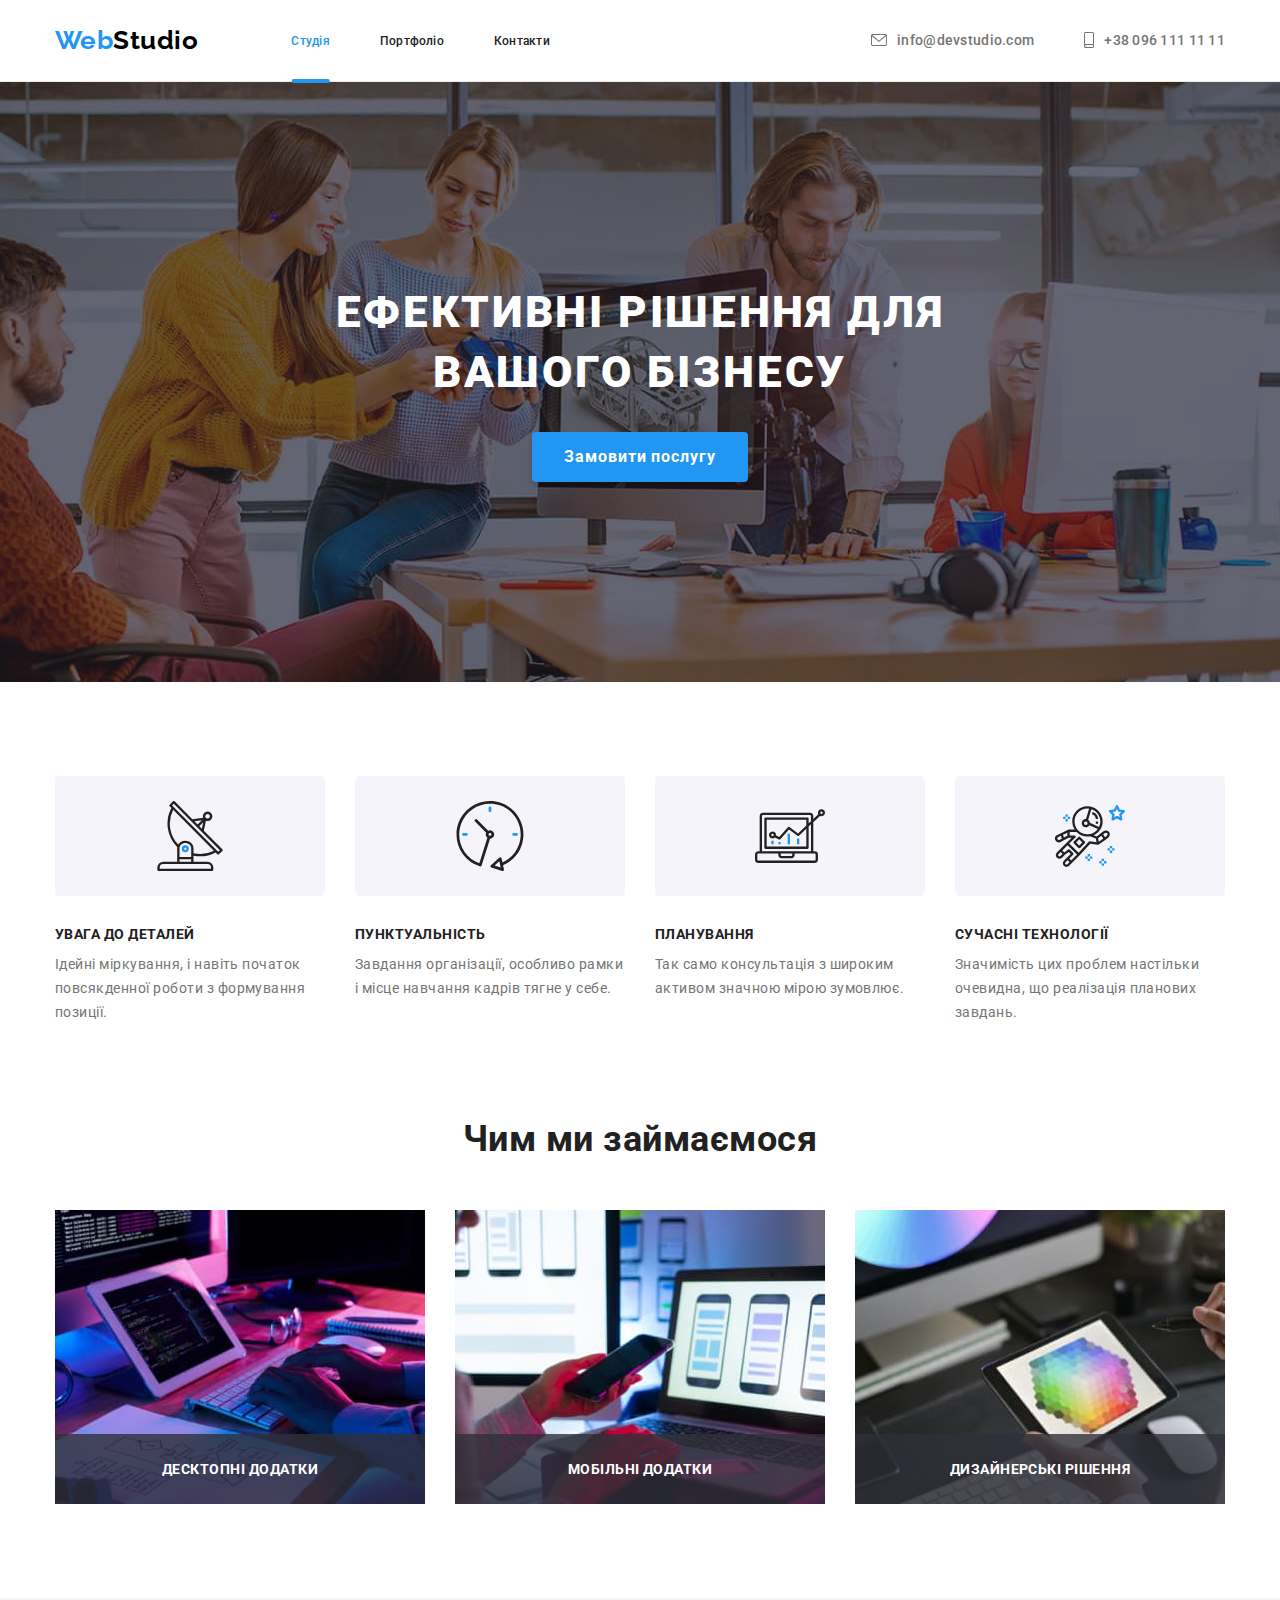
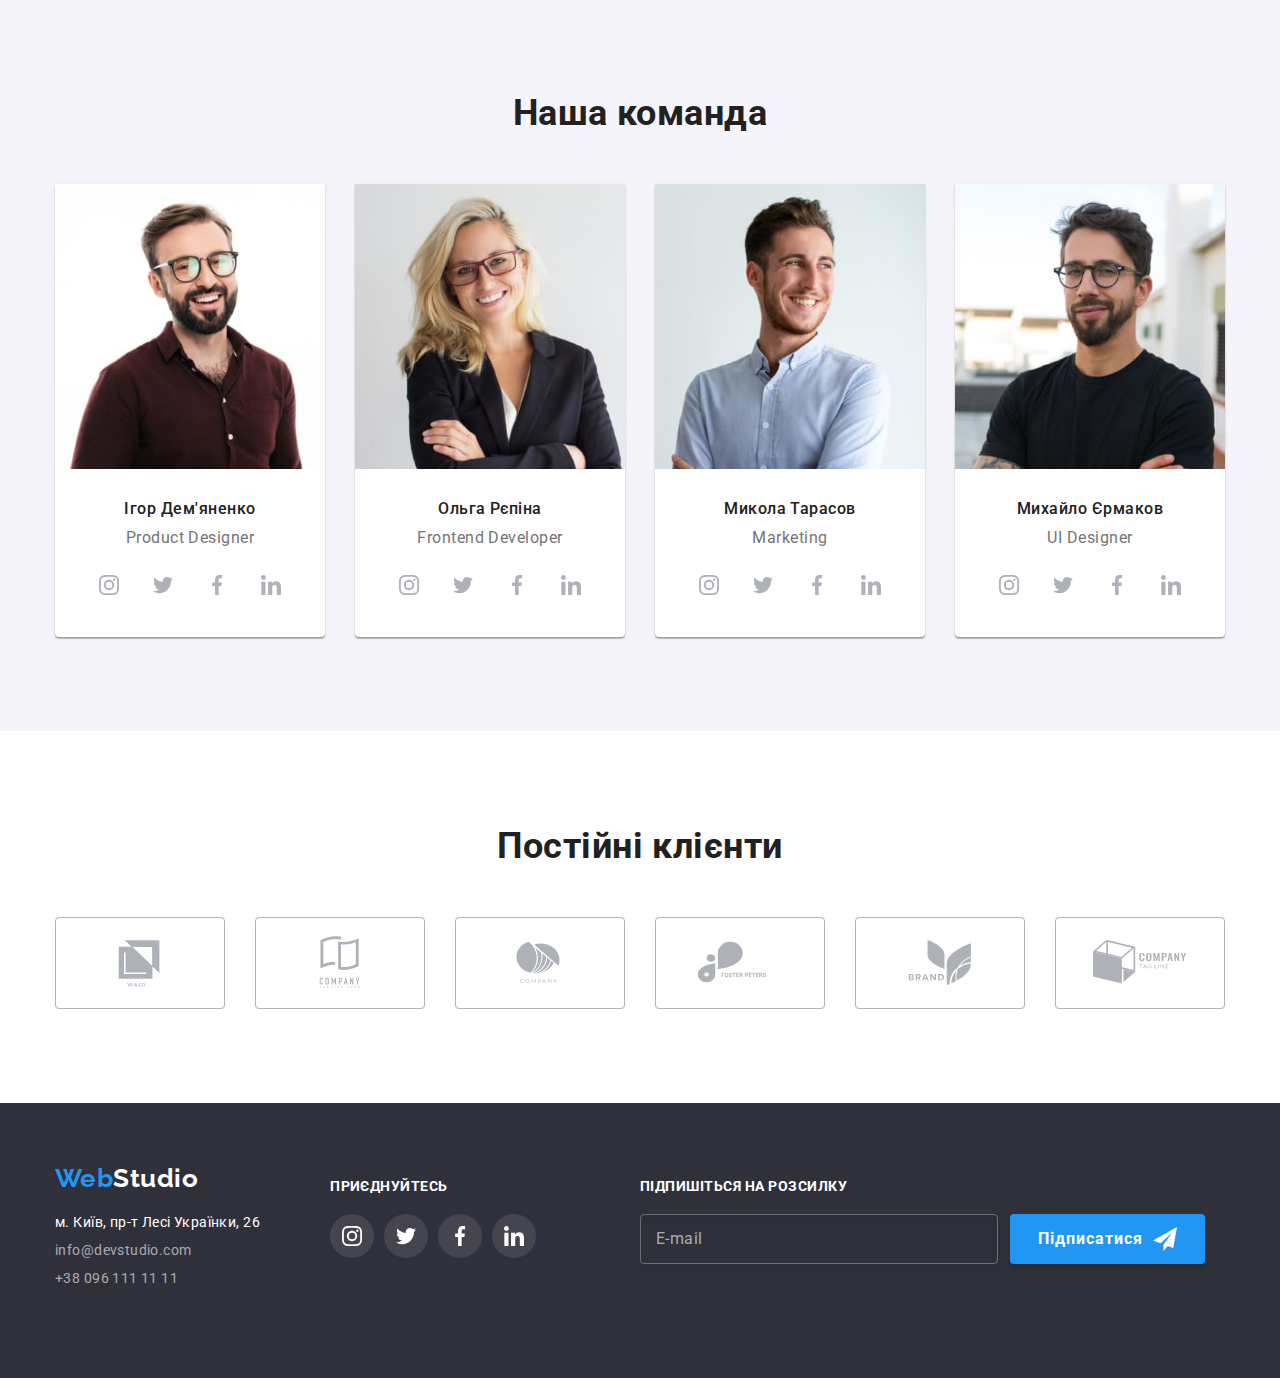
<file: index.html>
<!DOCTYPE html>
<html lang="uk">
  <head>
    <meta charset="UTF-8" />
    <meta http-equiv="X-UA-Compatible" content="IE=edge" />
    <meta name="viewport" content="width=device-width, initial-scale=1.0" />
    <title>WebStudio</title>
    <link rel="preconnect" href="https://fonts.googleapis.com" />
    <link rel="preconnect" href="https://fonts.gstatic.com" crossorigin />
    <link
      href="https://fonts.googleapis.com/css2?family=Raleway:wght@700&family=Roboto:wght@400;500;700;900&display=swap"
      rel="stylesheet"
    />
    <link
      rel="stylesheet"
      href="https://cdnjs.cloudflare.com/ajax/libs/modern-normalize/1.1.0/modern-normalize.min.css"
    />
    <link rel="stylesheet" href="./css/main.min.css" />
  </head>
  <body>
    <!-- HEADER -->
    <header class="header">
      <div class="container header-container">
        <a href="" lang="uk" class="header__logo"
          >Web<span class="header__logo--black">Studio</span></a
        >
        <button
          class="menu-button menu-toggle js-open-menu"
          aria-expanded="false"
          aria-controls="mobile-menu"
        >
          <svg class="menu-button__icon" width="24px" height="16px">
            <use href="./images/icons.svg#icon-menu"></use>
          </svg>
        </button>
        <div class="menu is-open js-menu-container" id="mobile-menu">
          <button class="button-close menu-toggle js-close-menu">
            <svg class="button-close__icon" width="19px" height="19px">
              <use href="./images/icons.svg#icon-close-modal"></use>
            </svg>
          </button>
          <ul class="menu__list list">
            <li class="menu__item"><a href="./index.html" class="link menu__link current">Студія</a></li>
            <li class="menu__item"><a href="./portfolio.html" class="link menu__link">Портфоліо</a></li>
            <li class="menu__item"><a href="" class="link menu__link">Контакти</a></li>
          </ul>
          <div class="contact-menu">
            <a href="tel:+380961111111" class="contact-menu__tel link"
              >+38 096 111 11 11</a
            >
            <a href="mailto:info@devstudio.com" class="contact-menu__mail link"
              >info@devstudio.com</a
            >
          </div>
          <div class="social-menu">
            <a href="" class="social-menu__item link">Instagram</a
            ><a href="" class="social-menu__item link">Twitter</a
            ><a href="" class="social-menu__item link">Facebook</a
            ><a href="" class="social-menu__item link">LinkedIn</a>
          </div>
        </div>
        <div class="tabl-menu">
          <nav class="nav">
            <ul class="nav__list list">
              <li class="nav__item">
                <a href="./index.html" class="nav__link link current">Студія</a>
              </li>
              <li class="nav__item">
                <a href="./portfolio.html" class="nav__link link"
                  >Портфоліо</a
                >
              </li>
              <li class="nav__item">
                <a href="" class="nav__link link">Контакти</a>
              </li>
            </ul>
          </nav>
          <div class="contact">
            <a href="mailto:info@devstudio.com" class="contact__link link">
              <svg class="contact__icon" width="16px" height="12px">
                <use href="./images/icons.svg#icon-envelope"></use>
              </svg>
              info@devstudio.com</a
            >
            <a href="tel:+380961111111" class="contact__link link"
              ><svg class="contact__icon" width="10px" height="16px">
                <use href="./images/icons.svg#icon-smartphone"></use>
              </svg>
              +38 096 111 11 11</a
            >
          </div>
        </div>
      </div>
    </header>

    <!-- MAIN -->
    <main>
      <!-- HERO SECTION -->
      <section class="hero">
        <div class="container">
          <h1 class="hero__heading">Ефективні рішення для вашого бізнесу</h1>
          <button type="button" class="hero__button" data-modal-open>
            Замовити послугу
          </button>
        </div>
      </section>

      <!-- ADVANTAGES SECTION -->
      <section class="advantages section">
        <div class="container">
          <h2 class="section-header hidden-header">Наші переваги</h2>
          <ul class="advantages__list list card-set">
            <li class="advantages__item card-set__item">
              <div class="advantages__icon">
                <svg class="" width="70px" height="70px">
                  <use href="./images/icons.svg#icon-antenna"></use>
                </svg>
              </div>
              <h3 class="advantages__header">Увага до деталей</h3>
              <p class="advantages__paragraf">
                Ідейні міркування, і навіть початок повсякденної роботи з
                формування позиції.
              </p>
            </li>
            <li class="advantages__item card-set__item">
              <div class="advantages__icon">
                <svg class="" width="70px" height="70px">
                  <use href="./images/icons.svg#icon-clock"></use>
                </svg>
              </div>
              <h3 class="advantages__header">Пунктуальність</h3>
              <p class="advantages__paragraf">
                Завдання організації, особливо рамки і місце навчання кадрів
                тягне у себе.
              </p>
            </li>
            <li class="advantages__item card-set__item">
              <div class="advantages__icon">
                <svg class="" width="70px" height="70px">
                  <use href="./images/icons.svg#icon-diagram"></use>
                </svg>
              </div>
              <h3 class="advantages__header">Планування</h3>
              <p class="advantages__paragraf">
                Так само консультація з широким активом значною мірою зумовлює.
              </p>
            </li>
            <li class="advantages__item card-set__item">
              <div class="advantages__icon">
                <svg class="" width="70px" height="70px">
                  <use href="./images/icons.svg#icon-astronaut"></use>
                </svg>
              </div>
              <h3 class="advantages__header">Сучасні технології</h3>
              <p class="advantages__paragraf">
                Значимість цих проблем настільки очевидна, що реалізація
                планових завдань.
              </p>
            </li>
          </ul>
        </div>
      </section>

      <!-- WORKS SECTION -->
      <section class="works section">
        <div class="container">
          <h2 class="section-header">Чим ми займаємося</h2>
          <ul class="works__list list card-set">
            <li class="card-set__item works__item">
              <img
                srcset="
                  ./images/works/section-images-01-1x.jpg,
                  ./images/works/section-images-01-2x.jpg
                "
                src="./images/section-images-01-1x.jpg"
                alt="section-images-desktop"
                width="370"
                height="294"
                loading="lazy"
              />
              <div class="overlay">
                <p class="overlay__text">Десктопні додатки</p>
              </div>
            </li>
            <li class="card-set__item works__item">
              <img
                srcset="
                  ./images/works/section-images-02-1x.jpg,
                  ./images/works/section-images-02-2x.jpg
                "
                src="./images/section-images-02-1x.jpg"
                alt="section-images-phone"
                width="370"
                height="294"
                loading="lazy"
              />
              <div class="overlay">
                <p class="overlay__text">Мобільні додатки</p>
              </div>
            </li>
            <li class="card-set__item works__item">
              <img
                srcset="
                  ./images/works/section-images-03-1x.jpg,
                  ./images/works/section-images-03-2x.jpg
                "
                src="./images/section-images-03-1x.jpg"
                alt="section-images-laptop"
                width="370"
                height="294"
                loading="lazy"
              />
              <div class="overlay">
                <p class="overlay__text">Дизайнерські рішення</p>
              </div>
            </li>
          </ul>
        </div>
      </section>

      <!-- TEAM SECTION -->
      <section class="team section">
        <div class="container">
          <h2 class="section-header">Наша команда</h2>
          <ul class="team__list list card-set">
            <li class="card-set__item team__item">
              <img
                srcset="
                  ./images/team/01-270px.jpg 270w,
                  ./images/team/01-354px.jpg 354w,
                  ./images/team/01-450px.jpg 450w,
                  ./images/team/01-540px.jpg 540w,
                  ./images/team/01-708px.jpg 708w,
                  ./images/team/01-900px.jpg 900w
                "
                src="./images/team/01-450px.jpg"
                sizes="(min-width: 1200px) 25vw, (min-width: 768px) 50vw, 100vw"
                loading="lazy"
                alt="our-team-01"
              />
              <div class="item-data">
                <h3 class="item-data__header">Ігор Дем'яненко</h3>
                <p class="item-data__paragraf" lang="en">Product Designer</p>
                <ul class="item-data__list list">
                  <li class="item-data__item">
                    <a href="" class="item-data__link link">
                      <svg class="item-data__icons" width="20px" height="20px">
                        <use href="./images/icons.svg#icon-instagram"></use>
                      </svg>
                    </a>
                  </li>
                  <li class="item-data__item">
                    <a href="" class="item-data__link link">
                      <svg class="item-data__icons" width="20px" height="20px">
                        <use href="./images/icons.svg#icon-twitter"></use>
                      </svg>
                    </a>
                  </li>
                  <li class="item-data__item">
                    <a href="" class="item-data__link link">
                      <svg class="item-data__icons" width="20px" height="20px">
                        <use href="./images/icons.svg#icon-facebook"></use>
                      </svg>
                    </a>
                  </li>
                  <li class="item-data__item">
                    <a href="" class="item-data__link link">
                      <svg class="item-data__icons" width="20px" height="20px">
                        <use href="./images/icons.svg#icon-linkedin"></use>
                      </svg>
                    </a>
                  </li>
                </ul>
              </div>
            </li>
            <li class="card-set__item team__item">
              <img
                srcset="
                  ./images/team/02-270px.jpg 270w,
                  ./images/team/02-354px.jpg 354w,
                  ./images/team/02-450px.jpg 450w,
                  ./images/team/02-540px.jpg 540w,
                  ./images/team/02-708px.jpg 708w,
                  ./images/team/02-900px.jpg 900w
                "
                src="./images/team/02-450px.jpg"
                sizes="(min-width: 1200px) 25vw, (min-width: 768px) 50vw, (min-width: 480px) 100vw"
                loading="lazy"
                alt="our-team-02"
              />
              <div class="item-data">
                <h3 class="item-data__header">Ольга Рєпіна</h3>
                <p class="item-data__paragraf" lang="en">Frontend Developer</p>
                <ul class="item-data__list list">
                  <li class="item-data__item">
                    <a href="" class="item-data__link link">
                      <svg class="item-data__icons" width="20px" height="20px">
                        <use href="./images/icons.svg#icon-instagram"></use>
                      </svg>
                    </a>
                  </li>
                  <li class="item-data__item">
                    <a href="" class="item-data__link link">
                      <svg class="item-data__icons" width="20px" height="20px">
                        <use href="./images/icons.svg#icon-twitter"></use>
                      </svg>
                    </a>
                  </li>
                  <li class="item-data__item">
                    <a href="" class="item-data__link link">
                      <svg class="item-data__icons" width="20px" height="20px">
                        <use href="./images/icons.svg#icon-facebook"></use>
                      </svg>
                    </a>
                  </li>
                  <li class="item-data__item">
                    <a href="" class="item-data__link link">
                      <svg class="item-data__icons" width="20px" height="20px">
                        <use href="./images/icons.svg#icon-linkedin"></use>
                      </svg>
                    </a>
                  </li>
                </ul>
              </div>
            </li>
            <li class="card-set__item team__item">
              <img
                srcset="
                  ./images/team/03-270px.jpg 270w,
                  ./images/team/03-354px.jpg 354w,
                  ./images/team/03-450px.jpg 450w,
                  ./images/team/03-540px.jpg 540w,
                  ./images/team/03-708px.jpg 708w,
                  ./images/team/03-900px.jpg 900w
                "
                src="./images/team/03-450px.jpg"
                sizes="(min-width: 1200px) 25vw, (min-width: 768px) 50vw, (min-width: 480px) 100vw"
                loading="lazy"
                alt="our-team-03"
              />
              <div class="item-data">
                <h3 class="item-data__header">Микола Тарасов</h3>
                <p class="item-data__paragraf" lang="en">Marketing</p>
                <ul class="item-data__list list">
                  <li class="item-data__item">
                    <a href="" class="item-data__link link">
                      <svg class="item-data__icons" width="20px" height="20px">
                        <use href="./images/icons.svg#icon-instagram"></use>
                      </svg>
                    </a>
                  </li>
                  <li class="item-data__item">
                    <a href="" class="item-data__link link">
                      <svg class="item-data__icons" width="20px" height="20px">
                        <use href="./images/icons.svg#icon-twitter"></use>
                      </svg>
                    </a>
                  </li>
                  <li class="item-data__item">
                    <a href="" class="item-data__link link">
                      <svg class="item-data__icons" width="20px" height="20px">
                        <use href="./images/icons.svg#icon-facebook"></use>
                      </svg>
                    </a>
                  </li>
                  <li class="item-data__item">
                    <a href="" class="item-data__link link">
                      <svg class="item-data__icons" width="20px" height="20px">
                        <use href="./images/icons.svg#icon-linkedin"></use>
                      </svg>
                    </a>
                  </li>
                </ul>
              </div>
            </li>
            <li class="card-set__item team__item">
              <img
                srcset="
                  ./images/team/04-270px.jpg 270w,
                  ./images/team/04-354px.jpg 354w,
                  ./images/team/04-450px.jpg 450w,
                  ./images/team/04-540px.jpg 540w,
                  ./images/team/04-708px.jpg 708w,
                  ./images/team/04-900px.jpg 900w
                "
                src="./images/team/04-450px.jpg"
                sizes="(min-width: 1200px) 25vw, (min-width: 768px) 50vw, (min-width: 480px) 100vw"
                loading="lazy"
                alt="our-team-04"
              />
              <div class="item-data">
                <h3 class="item-data__header">Михайло Єрмаков</h3>
                <p class="item-data__paragraf" lang="en">UI Designer</p>
                <ul class="item-data__list list">
                  <li class="item-data__item">
                    <a href="" class="item-data__link link">
                      <svg class="item-data__icons" width="20px" height="20px">
                        <use href="./images/icons.svg#icon-instagram"></use>
                      </svg>
                    </a>
                  </li>
                  <li class="item-data__item">
                    <a href="" class="item-data__link link">
                      <svg class="item-data__icons" width="20px" height="20px">
                        <use href="./images/icons.svg#icon-twitter"></use>
                      </svg>
                    </a>
                  </li>
                  <li class="item-data__item">
                    <a href="" class="item-data__link link">
                      <svg class="item-data__icons" width="20px" height="20px">
                        <use href="./images/icons.svg#icon-facebook"></use>
                      </svg>
                    </a>
                  </li>
                  <li class="item-data__item">
                    <a href="" class="item-data__link link">
                      <svg class="item-data__icons" width="20px" height="20px">
                        <use href="./images/icons.svg#icon-linkedin"></use>
                      </svg>
                    </a>
                  </li>
                </ul>
              </div>
            </li>
          </ul>
        </div>
      </section>

      <!-- PARTNERS SECTION -->
      <section class="partners section">
        <div class="container partners__container">
          <h2 class="section-header">Постійні клієнти</h2>
          <ul class="parsters__ list card-set">
            <li class="partners__item card-set__item">
              <a href="" class="partners__link link">
                <svg class="partners__icons" width="106px" height="60px">
                  <use href="./images/icons.svg#icon-company-first"></use>
                </svg>
              </a>
            </li>
            <li class="partners__item card-set__item">
              <a href="" class="partners__link link">
                <svg class="partners__icons" width="106px" height="60px">
                  <use href="./images/icons.svg#icon-company-second"></use>
                </svg>
              </a>
            </li>
            <li class="partners__item card-set__item">
              <a href="" class="partners__link link">
                <svg class="partners__icons" width="106px" height="60px">
                  <use href="./images/icons.svg#icon-company-third"></use>
                </svg>
              </a>
            </li>
            <li class="partners__item card-set__item">
              <a href="" class="partners__link link">
                <svg class="partners__icons" width="106px" height="60px">
                  <use href="./images/icons.svg#icon-company-fourth"></use>
                </svg>
              </a>
            </li>
            <li class="partners__item card-set__item">
              <a href="" class="partners__link link">
                <svg class="partners__icons" width="106px" height="60px">
                  <use href="./images/icons.svg#icon-company-fifth"></use>
                </svg>
              </a>
            </li>
            <li class="partners__item card-set__item">
              <a href="" class="partners__link link">
                <svg class="partners__icons" width="106px" height="60px">
                  <use href="./images/icons.svg#icon-company-sixth"></use>
                </svg>
              </a>
            </li>
          </ul>
        </div>
      </section>
    </main>

    <!-- FOOTER -->
    <footer class="footer">
      <div class="footer__container container">
        <div class="tabl-footer">
          <div class="footer__address">
            <div class="alignment">
              <a href="" lang="en" class="footer__logo"
                >Web<span class="footer__logo--white">Studio</span></a
              >
            </div>
            <address class="address-data">
              <a
                class="address-data__map link footer__link"
                href="https://goo.gl/maps/VtKNpzAbD3xRwf1z6"
                target="_blank"
                rel="norefferrer noopener"
                >м. Київ, пр-т Лесі Українки, 26</a
              >
              <a
                class="address-data__link link footer__link"
                href="mailto:info@devstudio.com"
                >info@devstudio.com</a
              >
              <a
                class="address-data__link link footer__link"
                href="tel:+380961111111"
                >+38 096 111 11 11</a
              >
            </address>
          </div>
          <div class="footer-social">
            <div class="alignment">
              <h3 class="footer-social__header">Приєднуйтесь</h3>
            </div>
            <ul class="footer-social__list list">
              <li class="footer-social__item">
                <a href="" class="footer-social__link link">
                  <svg class="footer-social__icons" width="20px" height="20px">
                    <use href="./images/icons.svg#icon-instagram"></use>
                  </svg>
                </a>
              </li>
              <li class="footer-social__item">
                <a href="" class="footer-social__link link">
                  <svg class="footer-social__icons" width="20px" height="20px">
                    <use href="./images/icons.svg#icon-twitter"></use>
                  </svg>
                </a>
              </li>
              <li class="footer-social__item">
                <a href="" class="footer-social__link link">
                  <svg class="footer-social__icons" width="20px" height="20px">
                    <use href="./images/icons.svg#icon-facebook"></use>
                  </svg>
                </a>
              </li>
              <li class="footer-social__item">
                <a href="" class="footer-social__link link">
                  <svg class="footer-social__icons" width="20px" height="20px">
                    <use href="./images/icons.svg#icon-linkedin"></use>
                  </svg>
                </a>
              </li>
            </ul>
          </div>
        </div>
        <div class="form-blok">
          <div class="alignment">
            <h3 class="form-blok_header">Підпишіться на розсилку</h3>
          </div>
          <form class="footer-form">
            <div class="footer-form__field">
              <input
                class="footer-form__input"
                type="email"
                id="footer-mail"
                name="email"
              />
              <label class="footer-form__label" for="footer-mail">E-mail</label>
            </div>
            <button class="footer-button" type="submit">
              <span class="footer-button__text">Підписатися</span
              ><svg class="footer-button__icon" width="24px" height="24px">
                <use href="./images/icons.svg#icon-send"></use>
              </svg>
            </button>
          </form>
        </div>
      </div>
    </footer>

    <!-- MODAL -->
    <div class="backdrop is-hidden" data-modal>
      <div class="modal">
        <button type="button" class="modal-close" data-modal-close>
          <svg class="modal-close__icon" width="18px" height="18px">
            <use href="./images/icons.svg#icon-close-modal"></use>
          </svg>
        </button>
        <div class="modal-form">
          <strong class="modal-form__header"
            >Залиште свої дані, ми вам передзвонимо</strong
          >
          <form class="modal-form__field">
            <div class="modal-form__group">
              <label class="modal-form__label" for="modal-person">Ім'я</label>
              <input
                class="modal-form__input"
                name="person"
                id="modal-person"
                type="text"
              />
              <svg class="modal-form__icon" width="18px" height="18px">
                <use href="./images/icons.svg#icon-person"></use>
              </svg>
            </div>
            <div class="modal-form__group">
              <label class="modal-form__label" for="modal-phone">Телефон</label>
              <input
                class="modal-form__input"
                name="phone"
                id="modal-phone"
                type="tel"
              />
              <svg class="modal-form__icon" width="18px" height="18px">
                <use href="./images/icons.svg#icon-phone"></use>
              </svg>
            </div>
            <div class="modal-form__group">
              <label class="modal-form__label" for="modal-email">Пошта</label>
              <input
                class="modal-form__input"
                name="email"
                id="modal-email"
                type="email"
              />
              <svg class="modal-form__icon" width="18px" height="18px">
                <use href="./images/icons.svg#icon-email"></use>
              </svg>
            </div>
            <div class="textarea-group">
              <label class="modal-form__label" for="modal-textarea"
                >Коментар</label
              >
              <textarea
                class="textarea-group__feedback"
                id="modal-textarea"
                name="feedback"
                rows="5"
                placeholder="Введіть текст"
              ></textarea>
            </div>
            <div class="checkbox" role="group">
              <input
                class="checkbox__input"
                type="checkbox"
                name="checkbox"
                id="user-agreement"
                value="css"
              />
              <label class="checkbox__text" for="user-agreement"
                >Погоджуюся з розсилкою та приймаю<a
                  class="checkbox__link"
                  href=""
                >
                  Умови договору</a
                ></label
              >
            </div>
            <button class="modal-button" type="submit">Відправити</button>
          </form>
        </div>
      </div>
    </div>

    <script src="./js/modal.js"></script>
    <script src="./js/mobile-menu.js"></script>
  </body>
</html>
</file>
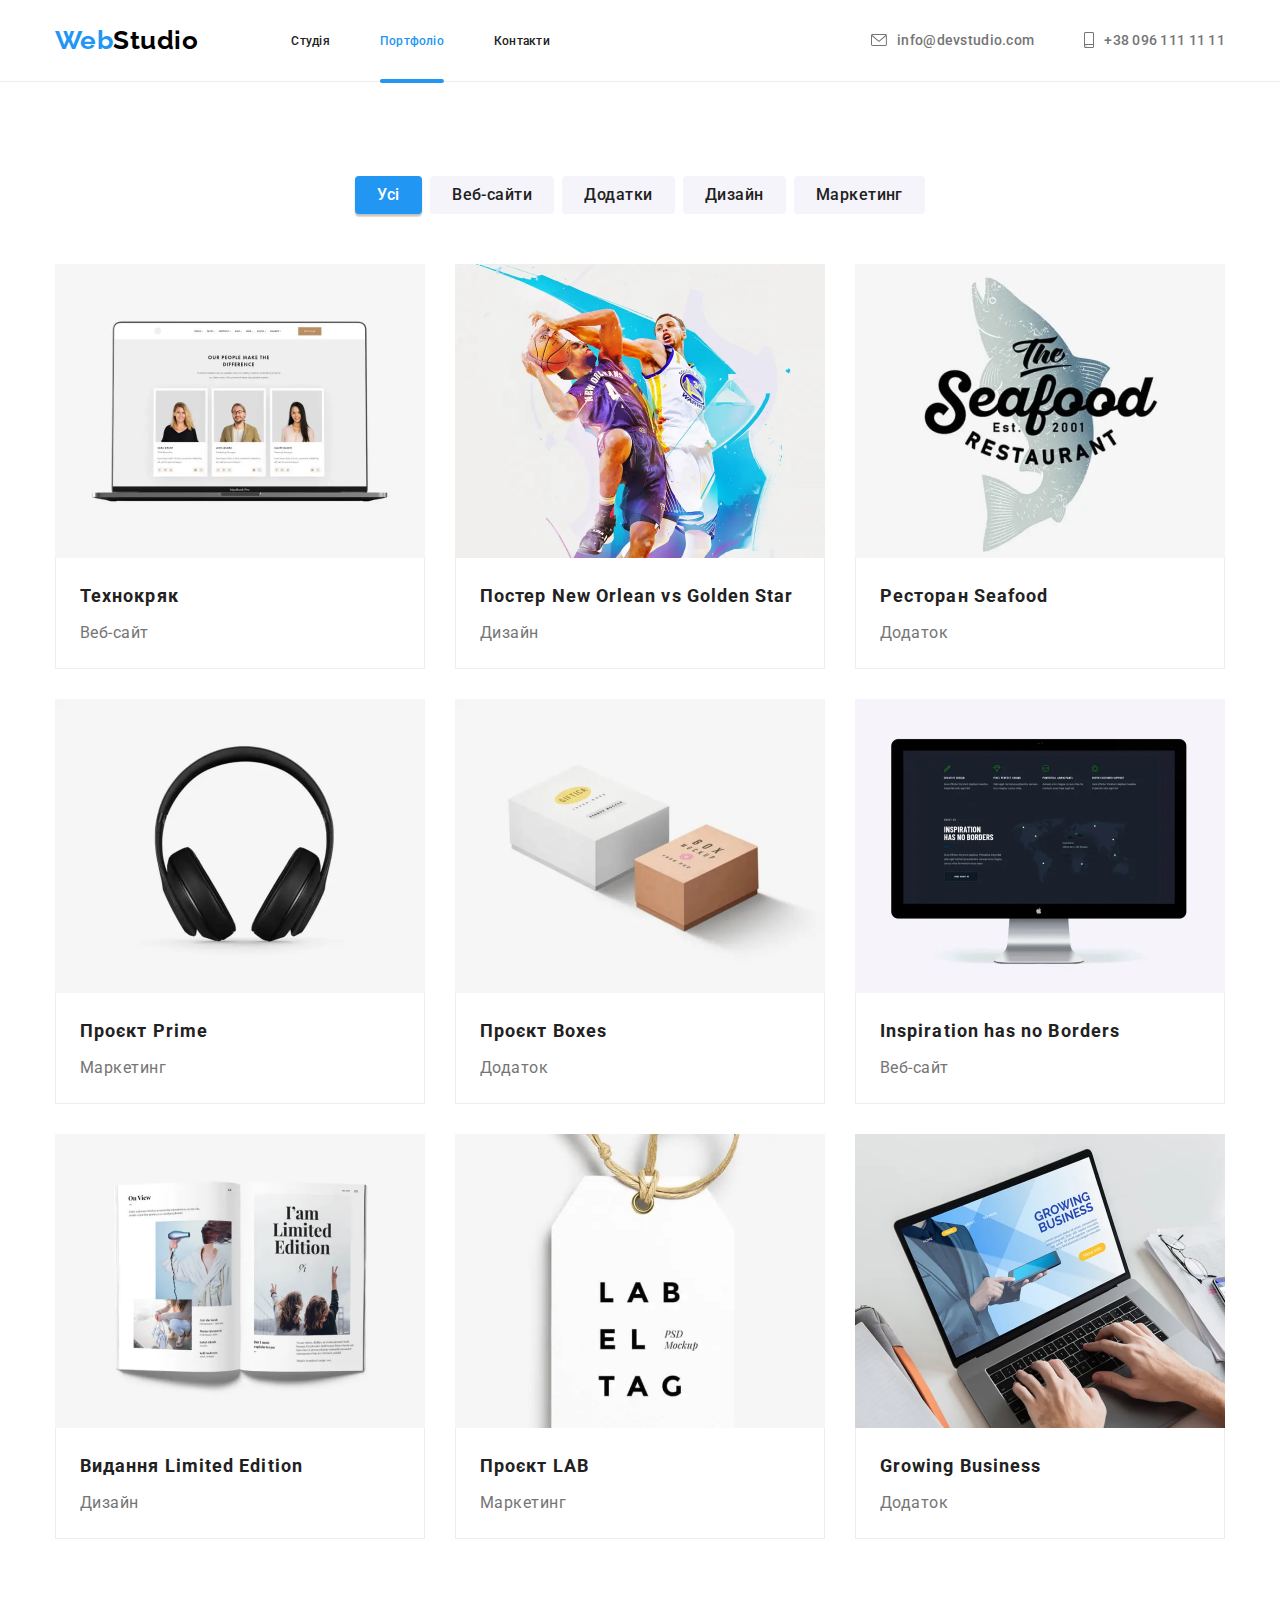
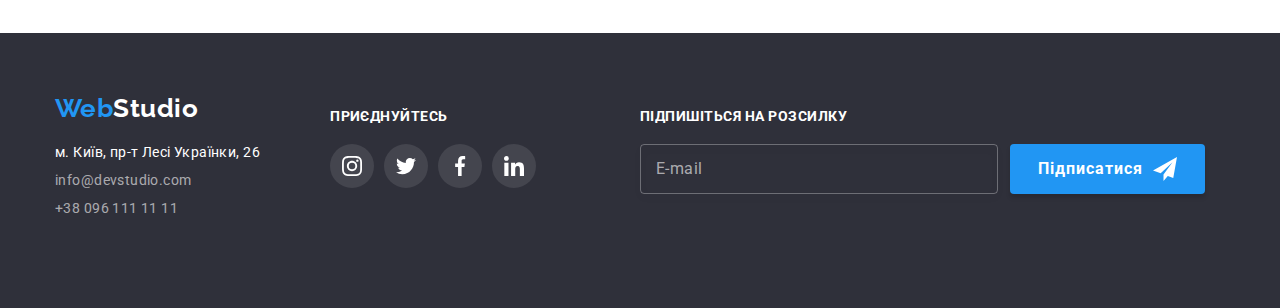
<file: portfolio.html>
<!DOCTYPE html>
<html lang="uk">
  <head>
    <meta charset="UTF-8" />
    <meta http-equiv="X-UA-Compatible" content="IE=edge" />
    <meta name="viewport" content="width=device-width, initial-scale=1.0" />
    <title>Portfolio</title>
    <link rel="preconnect" href="https://fonts.googleapis.com" />
    <link rel="preconnect" href="https://fonts.gstatic.com" crossorigin />
    <link
      href="https://fonts.googleapis.com/css2?family=Raleway:wght@700&family=Roboto:wght@400;500;700;900&display=swap"
      rel="stylesheet"
    />
    <link
      rel="stylesheet"
      href="https://cdnjs.cloudflare.com/ajax/libs/modern-normalize/1.1.0/modern-normalize.min.css"
    />
    <link rel="stylesheet" href="./css/main.min.css" />
  </head>
  <body>
    <!-- HEADER -->
    <header class="header">
      <div class="container header-container">
        <a href="" lang="uk" class="header__logo"
          >Web<span class="header__logo--black">Studio</span></a
        >
        <button
          class="menu-button menu-toggle js-open-menu"
          aria-expanded="false"
          aria-controls="mobile-menu"
        >
          <svg class="menu-button__icon" width="24px" height="16px">
            <use href="./images/icons.svg#icon-menu"></use>
          </svg>
        </button>
        <div class="menu is-open js-menu-container" id="mobile-menu">
          <button class="button-close menu-toggle js-close-menu">
            <svg class="button-close__icon" width="19px" height="19px">
              <use href="./images/icons.svg#icon-close-modal"></use>
            </svg>
          </button>
          <ul class="menu__list list">
            <li class="menu__item">
              <a href="./index.html" class="link menu__link">Студія</a>
            </li>
            <li class="menu__item">
              <a href="./portfolio.html" class="link menu__link current"
                >Портфоліо</a
              >
            </li>
            <li class="menu__item">
              <a href="" class="link menu__link">Контакти</a>
            </li>
          </ul>
          <div class="contact-menu">
            <a href="tel:+380961111111" class="contact-menu__tel link"
              >+38 096 111 11 11</a
            >
            <a href="mailto:info@devstudio.com" class="contact-menu__mail link"
              >info@devstudio.com</a
            >
          </div>
          <div class="social-menu">
            <a href="" class="social-menu__item link">Instagram</a
            ><a href="" class="social-menu__item link">Twitter</a
            ><a href="" class="social-menu__item link">Facebook</a
            ><a href="" class="social-menu__item link">LinkedIn</a>
          </div>
        </div>
        <div class="tabl-menu">
          <nav class="nav">
            <ul class="nav__list list">
              <li class="nav__item">
                <a href="./index.html" class="nav__link link">Студія</a>
              </li>
              <li class="nav__item">
                <a href="./portfolio.html" class="nav__link link current"
                  >Портфоліо</a
                >
              </li>
              <li class="nav__item">
                <a href="" class="nav__link link">Контакти</a>
              </li>
            </ul>
          </nav>
          <div class="contact">
            <a href="mailto:info@devstudio.com" class="contact__link link">
              <svg class="contact__icon" width="16px" height="12px">
                <use href="./images/icons.svg#icon-envelope"></use>
              </svg>
              info@devstudio.com</a
            >
            <a href="tel:+380961111111" class="contact__link link"
              ><svg class="contact__icon" width="10px" height="16px">
                <use href="./images/icons.svg#icon-smartphone"></use>
              </svg>
              +38 096 111 11 11</a
            >
          </div>
        </div>
      </div>
    </header>

    <!-- MAIN -->
    <main>
      <section class="section">
        <div class="container">
          <h1 class="hidden-header">Наші роботи</h1>

          <!-- FILTER -->
          <ul class="filter-list list">
            <li class="filter-list__item">
              <button
                type="button"
                class="filter__button filter__button--active"
              >
                Усі
              </button>
            </li>
            <li class="filter-list__item">
              <button type="button" class="filter__button">Веб-сайти</button>
            </li>
            <li class="filter-list__item">
              <button type="button" class="filter__button">Додатки</button>
            </li>
            <li class="filter-list__item">
              <button type="button" class="filter__button">Дизайн</button>
            </li>
            <li class="filter-list__item">
              <button type="button" class="filter__button">Маркетинг</button>
            </li>
          </ul>

          <!-- PORTFOLIO -->
          <ul class="portfolio-list list card-set">
            <li class="card-set__item portfolio-item">
              <a href="" class="portfolio-link link">
                <div class="portfolio-overlay">
                  <picture>
                    <source media="(min-width:1200px)" srcset="./images/portfolioWp/01-370px-1x.webp 370w, ./images/portfolioWp/01-740px-2x.webp 740w"/>
                    <source media="(min-width:768px)" srcset="./images/portfolioWp/01-354px-1x-tabl.webp 354w, ./images/portfolioWp/01-708px-2x-tabl.webp 708w"/>
                    <source srcset="./images/portfolioWp/img450px-01.webp 450w, ./images/portfolioWp/img900px-01.webp 900w"/>
                    <img
                    src="./images/portfolioWp/img450px-01.webp"
                    alt="portfolio01"
                  />
                  </picture>
                  <div class="portfolio-overlay__field">
                    <p class="portfolio-overlay__text">
                      Ресурс пропонує комплексні пропозиції з різним рівнем
                      функціоналу та сервісів. Все це дозволить відвідувачу
                      отримати вичерпні відомості про компанію чи приватну
                      особу.
                    </p>
                  </div>
                </div>
                <div class="portfolio-data">
                  <h2 class="portfolio-data__header">Технокряк</h2>
                  <p class="portfolio-data__text">Веб-сайт</p>
                </div>
              </a>
            </li>
            <li class="card-set__item portfolio-item">
              <a href="" class="portfolio-link link">
                <div class="portfolio-overlay">
                  <picture>
                    <source media="(min-width:1200px)" srcset="./images/portfolioWp/02-370px-1x.webp 370w, ./images/portfolioWp/02-740px-2x.webp 740w"/>
                    <source media="(min-width:768px)" srcset="./images/portfolioWp/02-354px-1x-tabl.webp 354w, ./images/portfolioWp/02-708px-2x-tabl.webp 708w"/>
                    <source srcset="./images/portfolioWp/img450px-02.webp 450w, ./images/portfolioWp/img900px-02.webp 900w"/>
                    <img
                    src="./images/portfolioWp/img450px-02.webp"
                    alt="portfolio02"
                  />
                  </picture>
                  <div class="portfolio-overlay__field">
                    <p class="portfolio-overlay__text">
                      Ресурс пропонує комплексні пропозиції з різним рівнем
                      функціоналу та сервісів. Все це дозволить відвідувачу
                      отримати вичерпні відомості про компанію чи приватну
                      особу.
                    </p>
                  </div>
                </div>
                <div class="portfolio-data">
                  <h2 class="portfolio-data__header">
                    Постер<span lang="en"> New Orlean vs Golden Star</span>
                  </h2>
                  <p class="portfolio-data__text">Дизайн</p>
                </div>
              </a>
            </li>
            <li class="card-set__item portfolio-item">
              <a href="" class="portfolio-link link">
                <div class="portfolio-overlay">
                  <picture>
                    <source media="(min-width:1200px)" srcset="./images/portfolioWp/03-370px-1x.webp 370w, ./images/portfolioWp/03-740px-2x.webp 740w"/>
                    <source media="(min-width:768px)" srcset="./images/portfolioWp/03-354px-1x-tabl.webp 354w, ./images/portfolioWp/03-708px-2x-tabl.webp 708w"/>
                    <source srcset="./images/portfolioWp/img450px-03.webp 450w, ./images/portfolioWp/img900px-03.webp 900w"/>
                    <img
                    src="./images/portfolioWp/img450px-03.webp"
                    alt="portfolio03"
                  />
                  </picture>
                  <div class="portfolio-overlay__field">
                    <p class="portfolio-overlay__text">
                      Ресурс пропонує комплексні пропозиції з різним рівнем
                      функціоналу та сервісів. Все це дозволить відвідувачу
                      отримати вичерпні відомості про компанію чи приватну
                      особу.
                    </p>
                  </div>
                </div>
                <div class="portfolio-data">
                  <h2 class="portfolio-data__header">
                    Ресторан<span lang="en"> Seafood</span>
                  </h2>
                  <p class="portfolio-data__text">Додаток</p>
                </div>
              </a>
            </li>
            <li class="card-set__item portfolio-item">
              <a href="" class="portfolio-link link">
                <div class="portfolio-overlay">
                  <picture>
                    <source media="(min-width:1200px)" srcset="./images/portfolioWp/04-370px-1x.webp 370w, ./images/portfolioWp/04-740px-2x.webp 740w"/>
                    <source media="(min-width:768px)" srcset="./images/portfolioWp/04-354px-1x-tabl.webp 354w, ./images/portfolioWp/04-708px-2x-tabl.webp 708w"/>
                    <source srcset="./images/portfolioWp/img450px-04.webp 450w, ./images/portfolioWp/img900px-04.webp 900w"/>
                    <img
                    src="./images/portfolioWp/img450px-04.webp"
                    alt="portfolio04"
                  />
                  </picture>
                  <div class="portfolio-overlay__field">
                    <p class="portfolio-overlay__text">
                      Ресурс пропонує комплексні пропозиції з різним рівнем
                      функціоналу та сервісів. Все це дозволить відвідувачу
                      отримати вичерпні відомості про компанію чи приватну
                      особу.
                    </p>
                  </div>
                </div>
                <div class="portfolio-data">
                  <h2 class="portfolio-data__header">
                    Проєкт<span lang="en"> Prime</span>
                  </h2>
                  <p class="portfolio-data__text">Маркетинг</p>
                </div>
              </a>
            </li>
            <li class="card-set__item portfolio-item">
              <a href="" class="portfolio-link link">
                <div class="portfolio-overlay">
                  <picture>
                    <source media="(min-width:1200px)" srcset="./images/portfolioWp/05-370px-1x.webp 370w, ./images/portfolioWp/05-740px-2x.webp 740w"/>
                    <source media="(min-width:768px)" srcset="./images/portfolioWp/05-354px-1x-tabl.webp 354w, ./images/portfolioWp/05-708px-1x-tabl.webp 708w"/>
                    <source srcset="./images/portfolioWp/img450px-05.webp 450w, ./images/portfolioWp/img900px-05.webp 900w"/>
                    <img
                    src="./images/portfolioWp/img450px-05.webp"
                    alt="portfolio05"
                  />
                  </picture>
                  <div class="portfolio-overlay__field">
                    <p class="portfolio-overlay__text">
                      Ресурс пропонує комплексні пропозиції з різним рівнем
                      функціоналу та сервісів. Все це дозволить відвідувачу
                      отримати вичерпні відомості про компанію чи приватну
                      особу.
                    </p>
                  </div>
                </div>
                <div class="portfolio-data">
                  <h2 class="portfolio-data__header">
                    Проєкт<span lang="en"> Boxes</span>
                  </h2>
                  <p class="portfolio-data__text">Додаток</p>
                </div>
              </a>
            </li>
            <li class="card-set__item portfolio-item">
              <a href="" class="portfolio-link link">
                <div class="portfolio-overlay">
                  <picture>
                    <source media="(min-width:1200px)" srcset="./images/portfolioWp/06-370px-1x.webp 370w, ./images/portfolioWp/06-740px-2x.webp 740w"/>
                    <source media="(min-width:768px)" srcset="./images/portfolioWp/06-354px-1x-tabl.webp 354w, ./images/portfolioWp/06-708px-2x-tabl.webp 708w"/>
                    <source srcset="./images/portfolioWp/img450px-06.webp 450w, ./images/portfolioWp/img900px-06.webp 900w"/>
                    <img
                    src="./images/portfolioWp/img450px-06.webp"
                    alt="portfolio06"
                  />
                  </picture>
                  <div class="portfolio-overlay__field">
                    <p class="portfolio-overlay__text">
                      Ресурс пропонує комплексні пропозиції з різним рівнем
                      функціоналу та сервісів. Все це дозволить відвідувачу
                      отримати вичерпні відомості про компанію чи приватну
                      особу.
                    </p>
                  </div>
                </div>
                <div class="portfolio-data">
                  <h2 class="portfolio-data__header">
                    <span lang="en">Inspiration has no Borders</span>
                  </h2>
                  <p class="portfolio-data__text">Веб-сайт</p>
                </div>
              </a>
            </li>
            <li class="card-set__item portfolio-item">
              <a href="" class="portfolio-link link">
                <div class="portfolio-overlay">
                  <picture>
                    <source media="(min-width:1200px)" srcset="./images/portfolioWp/07-370px-1x.webp 370w, ./images/portfolioWp/07-740px-2x.webp 740w"/>
                    <source media="(min-width:768px)" srcset="./images/portfolioWp/07-354px-1x-tabl.webp 354w, ./images/portfolioWp/07-708px-2x-tabl.webp 708w"/>
                    <source srcset="./images/portfolioWp/img450px-07.webp 450w, ./images/portfolioWp/img900px-07.webp 900w"/>
                    <img
                    src="./images/portfolioWp/img450px-07.webp"
                    alt="portfolio07"
                  />
                  </picture>
                  <div class="portfolio-overlay__field">
                    <p class="portfolio-overlay__text">
                      Ресурс пропонує комплексні пропозиції з різним рівнем
                      функціоналу та сервісів. Все це дозволить відвідувачу
                      отримати вичерпні відомості про компанію чи приватну
                      особу.
                    </p>
                  </div>
                </div>
                <div class="portfolio-data">
                  <h2 class="portfolio-data__header">
                    Видання<span lang="en"> Limited Edition</span>
                  </h2>
                  <p class="portfolio-data__text">Дизайн</p>
                </div>
              </a>
            </li>
            <li class="card-set__item portfolio-item">
              <a href="" class="portfolio-link link">
                <div class="portfolio-overlay">
                  <picture>
                    <source media="(min-width:1200px)" srcset="./images/portfolioWp/08-370px-1x.webp 370w, ./images/portfolioWp/08-740px-2x.webp 740w"/>
                    <source media="(min-width:768px)" srcset="./images/portfolioWp/08-354px-1x-tabl.webp 354w, ./images/portfolioWp/08-708px-2x-tabl.webp 708w"/>
                    <source srcset="./images/portfolioWp/img450px-08.webp 450w, ./images/portfolioWp/img900px-08.webp 900w"/>
                    <img
                    src="./images/portfolioWp/img450px-08.webp"
                    alt="portfolio08"
                  />
                  </picture>
                  <div class="portfolio-overlay__field">
                    <p class="portfolio-overlay__text">
                      Ресурс пропонує комплексні пропозиції з різним рівнем
                      функціоналу та сервісів. Все це дозволить відвідувачу
                      отримати вичерпні відомості про компанію чи приватну
                      особу.
                    </p>
                  </div>
                </div>
                <div class="portfolio-data">
                  <h2 class="portfolio-data__header">
                    Проєкт<span lang="en"> LAB</span>
                  </h2>
                  <p class="portfolio-data__text">Маркетинг</p>
                </div>
              </a>
            </li>
            <li class="card-set__item portfolio-item">
              <a href="" class="portfolio-link link">
                <div class="portfolio-overlay">
                  <picture>
                    <source media="(min-width:1200px)" srcset="./images/portfolioWp/09-370px-1x.webp 370w, ./images/portfolioWp/09-740px-2x.webp 740w"/>
                    <source media="(min-width:768px)" srcset="./images/portfolioWp/09-354px-1x-tabl.webp 354w, ./images/portfolioWp/09-708px-2x-tabl.webp 708w"/>
                    <source srcset="./images/portfolioWp/img450px-09.webp 450w, ./images/portfolioWp/img900px-09.webp 900w"/>
                    <img
                    src="./images/portfolioWp/img450px-09.webp"
                    alt="portfolio09"
                  />
                  </picture>
                  <div class="portfolio-overlay__field">
                    <p class="portfolio-overlay__text">
                      Ресурс пропонує комплексні пропозиції з різним рівнем
                      функціоналу та сервісів. Все це дозволить відвідувачу
                      отримати вичерпні відомості про компанію чи приватну
                      особу.
                    </p>
                  </div>
                </div>
                <div class="portfolio-data">
                  <h2 class="portfolio-data__header">
                    <span lang="en">Growing Business</span>
                  </h2>
                  <p class="portfolio-data__text">Додаток</p>
                </div>
              </a>
            </li>
          </ul>
        </div>
      </section>
    </main>

    <!-- FOOTER -->
    <footer class="footer">
      <div class="footer__container container">
        <div class="tabl-footer">
          <div class="footer__address">
            <div class="alignment">
              <a href="" lang="en" class="footer__logo"
                >Web<span class="footer__logo--white">Studio</span></a
              >
            </div>
            <address class="address-data">
              <a
                class="address-data__map link footer__link"
                href="https://goo.gl/maps/VtKNpzAbD3xRwf1z6"
                target="_blank"
                rel="norefferrer noopener"
                >м. Київ, пр-т Лесі Українки, 26</a
              >
              <a
                class="address-data__link link footer__link"
                href="mailto:info@devstudio.com"
                >info@devstudio.com</a
              >
              <a
                class="address-data__link link footer__link"
                href="tel:+380961111111"
                >+38 096 111 11 11</a
              >
            </address>
          </div>
          <div class="footer-social">
            <div class="alignment">
              <h3 class="footer-social__header">Приєднуйтесь</h3>
            </div>
            <ul class="footer-social__list list">
              <li class="footer-social__item">
                <a href="" class="footer-social__link link">
                  <svg class="footer-social__icons" width="20px" height="20px">
                    <use href="./images/icons.svg#icon-instagram"></use>
                  </svg>
                </a>
              </li>
              <li class="footer-social__item">
                <a href="" class="footer-social__link link">
                  <svg class="footer-social__icons" width="20px" height="20px">
                    <use href="./images/icons.svg#icon-twitter"></use>
                  </svg>
                </a>
              </li>
              <li class="footer-social__item">
                <a href="" class="footer-social__link link">
                  <svg class="footer-social__icons" width="20px" height="20px">
                    <use href="./images/icons.svg#icon-facebook"></use>
                  </svg>
                </a>
              </li>
              <li class="footer-social__item">
                <a href="" class="footer-social__link link">
                  <svg class="footer-social__icons" width="20px" height="20px">
                    <use href="./images/icons.svg#icon-linkedin"></use>
                  </svg>
                </a>
              </li>
            </ul>
          </div>
        </div>
        <div class="form-blok">
          <div class="alignment">
            <h3 class="form-blok_header">Підпишіться на розсилку</h3>
          </div>
          <form class="footer-form">
            <div class="footer-form__field">
              <input
                class="footer-form__input"
                type="email"
                id="footer-mail"
                name="email"
              />
              <label class="footer-form__label" for="footer-mail">E-mail</label>
            </div>
            <button class="footer-button" type="submit">
              <span class="footer-button__text">Підписатися</span
              ><svg class="footer-button__icon" width="24px" height="24px">
                <use href="./images/icons.svg#icon-send"></use>
              </svg>
            </button>
          </form>
        </div>
      </div>
    </footer>

    <script src="./js/mobile-menu.js"></script>
  </body>
</html>
</file>
<file: css/main.min.css>
:root{--title-color: #212121;--paragraf-color: #757575;--active-color: #2196f3;--white-color: #ffff;--filter-color: #f5f4fa;--active-button: #188ce8;--portfolio-border: #eee;--link-footer: rgba(255, 255, 255, 0.6);--icons-footer-bg: rgba(255, 255, 255, 0.1);--icons-color: #afb1b8;--text-decoration: none;--marker: none;--card-set-gap: 30px;--card-set-column: 1;--bg-hero-footer: rgba(47, 48, 58, 1)}.hidden-header,.hidden{position:absolute;white-space:nowrap;width:1px;height:1px;overflow:hidden;border:0;padding:0;clip:rect(0 0 0 0);-webkit-clip-path:inset(50%);clip-path:inset(50%);margin:-1px}.footer__logo,.header__logo{font-family:"Raleway";font-weight:700;font-size:24px;line-height:1.1666666667;color:var(--active-color);-webkit-text-decoration:var(--text-decoration);text-decoration:var(--text-decoration)}@media screen and (min-width: 768px){.footer__logo,.header__logo{margin-right:88px;font-size:26px;line-height:1.1923076923}}@media screen and (min-width: 1200px){.footer__logo,.header__logo{margin-right:93px;font-size:26px;line-height:1.1923076923}}.nav__link,.header__logo{padding-top:16px;padding-bottom:16px}@media screen and (min-width: 768px){.nav__link,.header__logo{padding-top:25px;padding-bottom:25px}}.contact__link,.nav__link{font-weight:500;font-size:12px;line-height:1.1666666667;letter-spacing:.02em}.footer-social__item,.item-data__item{height:44px;width:44px}.footer-social__link,.item-data__link{height:100%;width:100%;border-radius:50%}body{font-family:Roboto,sans-serif;color:var(--title-color);letter-spacing:.03em;background-color:var(--white-color)}.card-set{display:-webkit-box;display:-ms-flexbox;display:flex;-ms-flex-wrap:wrap;flex-wrap:wrap;gap:var(--card-set-gap)}.card-set__item{-ms-flex-preferred-size:calc((100% - 0px)/1);flex-basis:calc((100% - 0px)/1)}h1,h2,h3,h4,h5,h6,p{margin:0}img{display:block;max-width:100%;height:auto}.list{margin:0;padding:0;list-style-type:var(--marker)}.link{font-style:normal;-webkit-text-decoration:var(--text-decoration);text-decoration:var(--text-decoration)}.container{width:100%;max-width:1200px;padding-left:15px;padding-right:15px;margin:0 auto}@media screen and (min-width: 480px){.container{width:480px}}@media screen and (min-width: 768px){.container{width:768px}}@media screen and (min-width: 1200px){.container{width:1200px}}@media screen and (max-width: 1199px){.section{padding-top:60px;padding-bottom:60px}}@media screen and (min-width: 1200px){.section{padding-top:94px;padding-bottom:94px}}header{border-bottom:1px solid #ececec}.header-container{display:-webkit-box;display:-ms-flexbox;display:flex;-webkit-box-align:center;-ms-flex-align:center;align-items:center;-webkit-box-pack:start;-ms-flex-pack:start;justify-content:flex-start}.header__logo--black{color:#000}.tabl-menu{display:none}@media screen and (min-width: 768px){.tabl-menu{display:-webkit-box;display:-ms-flexbox;display:flex;-webkit-box-align:center;-ms-flex-align:center;align-items:center;-webkit-box-pack:start;-ms-flex-pack:start;justify-content:flex-start;width:100%}}.menu-button{display:-webkit-box;display:-ms-flexbox;display:flex;-webkit-box-align:center;-ms-flex-align:center;align-items:center;-webkit-box-pack:center;-ms-flex-pack:center;justify-content:center;margin-left:auto;padding:0;width:40px;height:40px;border:none;background-color:rgba(0,0,0,0);color:var(--title-color)}.menu-button__icon{fill:currentColor}@media screen and (min-width: 768px){.menu,.menu-button{display:none}}.nav{display:-webkit-box;display:-ms-flexbox;display:flex;-webkit-box-align:center;-ms-flex-align:center;align-items:center;-webkit-box-pack:start;-ms-flex-pack:start;justify-content:flex-start}.nav__list{display:-webkit-box;display:-ms-flexbox;display:flex;-webkit-box-align:stretch;-ms-flex-align:stretch;align-items:stretch;-webkit-box-pack:start;-ms-flex-pack:start;justify-content:flex-start}.nav__item:not(:last-child){margin-right:50px}.nav__link{position:relative;color:var(--title-color);-webkit-transition-property:color;transition-property:color;-webkit-transition-duration:250ms;transition-duration:250ms;-webkit-transition-timing-function:cubic-bezier(0.4, 0, 0.2, 1);transition-timing-function:cubic-bezier(0.4, 0, 0.2, 1)}.nav__link:hover,.nav__link:focus{color:var(--active-color)}.nav__link.current{color:var(--active-color)}.nav__link.current::after{content:"";position:absolute;top:70px;left:50%;width:100%;height:4px;-webkit-transform:translateX(-50%);transform:translateX(-50%);background-color:var(--active-color);border-radius:2px;-webkit-transition-property:width;transition-property:width;-webkit-transition-duration:250ms;transition-duration:250ms;-webkit-transition-timing-function:cubic-bezier(0.4, 0, 0.2, 1);transition-timing-function:cubic-bezier(0.4, 0, 0.2, 1)}.nav__link.current:hover::after{width:50%}.contact{display:-webkit-box;display:-ms-flexbox;display:flex;-webkit-box-align:stretch;-ms-flex-align:stretch;align-items:stretch;-webkit-box-pack:start;-ms-flex-pack:start;justify-content:flex-start;-webkit-box-orient:vertical;-webkit-box-direction:normal;-ms-flex-direction:column;flex-direction:column;margin-left:auto}@media screen and (min-width: 1200px){.contact{-webkit-box-orient:horizontal;-webkit-box-direction:normal;-ms-flex-direction:row;flex-direction:row}}.contact__link{display:-webkit-box;display:-ms-flexbox;display:flex;-webkit-box-align:center;-ms-flex-align:center;align-items:center;-webkit-box-pack:start;-ms-flex-pack:start;justify-content:flex-start;color:var(--paragraf-color);-webkit-transition-property:color;transition-property:color;-webkit-transition-duration:250ms;transition-duration:250ms;-webkit-transition-timing-function:cubic-bezier(0.4, 0, 0.2, 1);transition-timing-function:cubic-bezier(0.4, 0, 0.2, 1)}@media screen and (min-width: 1200px){.contact__link{font-size:14px;line-height:1.1428571429}}.contact__link:not(:last-child){margin-bottom:10px}@media screen and (min-width: 1200px){.contact__link:not(:last-child){margin-right:50px;margin-bottom:0}}.contact__link:hover,.contact__link:focus{color:var(--active-color)}.contact__icon{margin-right:10px;fill:currentColor}.hero{padding-top:118px;padding-bottom:118px;width:100%;min-height:400px;margin-right:auto;margin-left:auto;background-color:var(--bg-hero-footer);background-repeat:no-repeat;background-size:cover;background-position:center;background-image:-webkit-gradient(linear, left top, left bottom, from(rgba(47, 48, 58, 0.4)), to(rgba(47, 48, 58, 0.4))),url(../images/hero/480px_1x.jpg);background-image:linear-gradient(rgba(47, 48, 58, 0.4), rgba(47, 48, 58, 0.4)),url(../images/hero/480px_1x.jpg)}@media(min-device-pixel-ratio: 2),(-webkit-min-device-pixel-ratio: 2),(min-resolution: 192dpi),(min-resolution: 2dppx){.hero{background-image:-webkit-gradient(linear, left top, left bottom, from(rgba(47, 48, 58, 0.4)), to(rgba(47, 48, 58, 0.4))),url(../images/hero/480px_2x.jpg);background-image:linear-gradient(rgba(47, 48, 58, 0.4), rgba(47, 48, 58, 0.4)),url(../images/hero/480px_2x.jpg)}}@media screen and (min-width: 768px){.hero{background-image:-webkit-gradient(linear, left top, left bottom, from(rgba(47, 48, 58, 0.4)), to(rgba(47, 48, 58, 0.4))),url(../images/hero/768px_1x.jpg);background-image:linear-gradient(rgba(47, 48, 58, 0.4), rgba(47, 48, 58, 0.4)),url(../images/hero/768px_1x.jpg)}}@media screen and (min-width: 768px)and (min-device-pixel-ratio: 2),screen and (min-width: 768px)and (-webkit-min-device-pixel-ratio: 2),screen and (min-width: 768px)and (min-resolution: 192dpi),screen and (min-width: 768px)and (min-resolution: 2dppx){.hero{background-image:-webkit-gradient(linear, left top, left bottom, from(rgba(47, 48, 58, 0.4)), to(rgba(47, 48, 58, 0.4))),url(../images/hero/768px_2x.jpg);background-image:linear-gradient(rgba(47, 48, 58, 0.4), rgba(47, 48, 58, 0.4)),url(../images/hero/768px_2x.jpg)}}@media screen and (min-width: 1200px){.hero{padding-top:200px;padding-bottom:200px;max-width:1600px;min-height:600px;background-image:-webkit-gradient(linear, left top, left bottom, from(rgba(47, 48, 58, 0.4)), to(rgba(47, 48, 58, 0.4))),url(../images/hero/1600px_1x.jpg);background-image:linear-gradient(rgba(47, 48, 58, 0.4), rgba(47, 48, 58, 0.4)),url(../images/hero/1600px_1x.jpg)}}@media screen and (min-width: 1200px)and (min-device-pixel-ratio: 2),screen and (min-width: 1200px)and (-webkit-min-device-pixel-ratio: 2),screen and (min-width: 1200px)and (min-resolution: 192dpi),screen and (min-width: 1200px)and (min-resolution: 2dppx){.hero{background-image:-webkit-gradient(linear, left top, left bottom, from(rgba(47, 48, 58, 0.4)), to(rgba(47, 48, 58, 0.4))),url(../images/hero/1600px_2x.jpg);background-image:linear-gradient(rgba(47, 48, 58, 0.4), rgba(47, 48, 58, 0.4)),url(../images/hero/1600px_2x.jpg)}}.hero__heading{margin:0 auto 30px auto;max-width:360px;font-weight:900;font-size:26px;line-height:1.6153846154;letter-spacing:.06em;text-transform:uppercase;text-align:center;color:var(--white-color)}@media screen and (min-width: 1200px){.hero__heading{max-width:696px;font-size:44px;line-height:1.3636363636}}.hero__button{display:-webkit-box;display:-ms-flexbox;display:flex;-webkit-box-align:center;-ms-flex-align:center;align-items:center;-webkit-box-pack:center;-ms-flex-pack:center;justify-content:center;min-width:216px;margin:0 auto;padding:10px 24px;font-family:inherit;font-weight:700;font-size:16px;line-height:1.875;letter-spacing:.06em;color:var(--white-color);background-color:var(--active-color);-webkit-box-shadow:0px 4px 4px rgba(0,0,0,.15);box-shadow:0px 4px 4px rgba(0,0,0,.15);border:none;border-radius:4px;cursor:pointer;-webkit-transition-property:background-color;transition-property:background-color;-webkit-transition-duration:250ms;transition-duration:250ms;-webkit-transition-timing-function:cubic-bezier(0.4, 0, 0.2, 1);transition-timing-function:cubic-bezier(0.4, 0, 0.2, 1)}.hero__button:hover,.hero__button:focus{background-color:var(--active-button)}.advantages__icon{display:-webkit-box;display:-ms-flexbox;display:flex;-webkit-box-align:center;-ms-flex-align:center;align-items:center;-webkit-box-pack:center;-ms-flex-pack:center;justify-content:center;height:120px;width:100%;background-color:var(--filter-color);border-radius:4px;margin-bottom:30px}.advantages__header{text-align:center;margin-bottom:10px;font-size:14px;line-height:1.1428571429;text-transform:uppercase}@media screen and (min-width: 768px){.advantages__header{text-align:start}}.advantages__paragraf{font-size:14px;line-height:1.7142857143;color:var(--paragraf-color)}@media screen and (min-width: 768px){.advantages__item.card-set__item{-ms-flex-preferred-size:calc((100% - 30px)/2);flex-basis:calc((100% - 30px)/2)}}@media screen and (min-width: 1200px){.advantages__item.card-set__item{-ms-flex-preferred-size:calc((100% - 90px)/4);flex-basis:calc((100% - 90px)/4)}}.works{display:none}@media screen and (min-width: 1200px){.works{display:block;padding-top:0}.works__item{position:relative}.works__item.card-set__item{-ms-flex-preferred-size:calc((100% - 60px)/3);flex-basis:calc((100% - 60px)/3)}.overlay{position:absolute;bottom:0;width:100%;background-color:rgba(47,48,58,.8)}.overlay__text{padding-top:27px;padding-bottom:27px;font-weight:700;font-size:14px;line-height:1.1428571429;text-align:center;text-transform:uppercase;color:var(--white-color)}}.section-header{margin-bottom:30px;font-size:28px;line-height:1.1785714286;text-align:center}@media screen and (min-width: 1200px){.section-header{margin-bottom:50px;font-size:36px;line-height:1.1666666667}}.team{background-color:var(--filter-color)}.team__item{background-color:var(--white-color);-webkit-box-shadow:0px 1px 3px rgba(0,0,0,.12),0px 1px 1px rgba(0,0,0,.14),0px 2px 1px rgba(0,0,0,.2);box-shadow:0px 1px 3px rgba(0,0,0,.12),0px 1px 1px rgba(0,0,0,.14),0px 2px 1px rgba(0,0,0,.2);border-radius:0px 0px 4px 4px}@media screen and (min-width: 768px){.card-set__item.team__item{-ms-flex-preferred-size:calc((100% - 30px)/2);flex-basis:calc((100% - 30px)/2)}}@media screen and (min-width: 1200px){.card-set__item.team__item{-ms-flex-preferred-size:calc((100% - 90px)/4);flex-basis:calc((100% - 90px)/4)}}.item-data{padding-top:30px;padding-bottom:30px;text-align:center}.item-data__header{margin-bottom:10px;font-weight:500;font-size:16px;line-height:1.1875}.item-data__paragraf{font-size:16px;line-height:1.1875;color:var(--paragraf-color);margin-bottom:16px}.item-data__list{display:-webkit-box;display:-ms-flexbox;display:flex;-webkit-box-align:center;-ms-flex-align:center;align-items:center;-webkit-box-pack:center;-ms-flex-pack:center;justify-content:center}.item-data__item:not(:last-child){margin-right:10px}.item-data__link{display:-webkit-box;display:-ms-flexbox;display:flex;-webkit-box-align:center;-ms-flex-align:center;align-items:center;-webkit-box-pack:center;-ms-flex-pack:center;justify-content:center;color:var(--icons-color);background-color:rgba(0,0,0,0);-webkit-transition-property:background-color,color;transition-property:background-color,color;-webkit-transition-duration:250ms;transition-duration:250ms;-webkit-transition-timing-function:cubic-bezier(0.4, 0, 0.2, 1);transition-timing-function:cubic-bezier(0.4, 0, 0.2, 1)}.item-data__link:hover,.item-data__link:focus{color:var(--white-color);background-color:var(--active-color)}.item-data__icons{fill:currentColor}.partners__item.card-set__item{-ms-flex-preferred-size:calc((100% - 30px)/2);flex-basis:calc((100% - 30px)/2);min-height:92px}@media screen and (min-width: 768px){.partners__item.card-set__item{-ms-flex-preferred-size:calc((100% - 60px)/3);flex-basis:calc((100% - 60px)/3)}}@media screen and (min-width: 1200px){.partners__item.card-set__item{-ms-flex-preferred-size:calc((100% - 150px)/6);flex-basis:calc((100% - 150px)/6)}}.partners__link{display:-webkit-box;display:-ms-flexbox;display:flex;-webkit-box-align:center;-ms-flex-align:center;align-items:center;-webkit-box-pack:center;-ms-flex-pack:center;justify-content:center;width:100%;height:100%;color:var(--icons-color);border:1px solid var(--icons-color);border-radius:4px;-webkit-transition-property:color,border;transition-property:color,border;-webkit-transition-duration:250ms;transition-duration:250ms;-webkit-transition-timing-function:cubic-bezier(0.4, 0, 0.2, 1);transition-timing-function:cubic-bezier(0.4, 0, 0.2, 1)}.partners__link:hover,.partners__link:focus{border:1px solid var(--active-color);color:var(--active-color)}.partners__icons{fill:currentColor}.footer{padding-top:60px;padding-bottom:60px;background-color:#2f303a}.footer__container{display:-webkit-box;display:-ms-flexbox;display:flex;-webkit-box-align:center;-ms-flex-align:center;align-items:center;-webkit-box-pack:start;-ms-flex-pack:start;justify-content:flex-start;-webkit-box-orient:vertical;-webkit-box-direction:normal;-ms-flex-direction:column;flex-direction:column}@media screen and (min-width: 1200px){.footer__container{-webkit-box-orient:horizontal;-webkit-box-direction:normal;-ms-flex-direction:row;flex-direction:row;display:-webkit-box;display:-ms-flexbox;display:flex;-webkit-box-align:stretch;-ms-flex-align:stretch;align-items:stretch;-webkit-box-pack:start;-ms-flex-pack:start;justify-content:flex-start}}@media screen and (min-width: 780px){.tabl-footer{width:100%;padding-left:76px;padding-right:89px;display:-webkit-box;display:-ms-flexbox;display:flex;-webkit-box-align:stretch;-ms-flex-align:stretch;align-items:stretch;-webkit-box-pack:justify;-ms-flex-pack:justify;justify-content:space-between}}@media screen and (min-width: 1200px){.tabl-footer{padding:0;display:-webkit-box;display:-ms-flexbox;display:flex;-webkit-box-align:stretch;-ms-flex-align:stretch;align-items:stretch;-webkit-box-pack:start;-ms-flex-pack:start;justify-content:flex-start}}.footer__address{display:-webkit-box;display:-ms-flexbox;display:flex;-webkit-box-align:stretch;-ms-flex-align:stretch;align-items:stretch;-webkit-box-pack:start;-ms-flex-pack:start;justify-content:flex-start;-webkit-box-orient:vertical;-webkit-box-direction:normal;-ms-flex-direction:column;flex-direction:column;margin-bottom:60px}@media screen and (min-width: 1200px){.footer__address{margin-right:70px;margin-bottom:0}}.footer__logo{display:block;margin:0 auto}.footer__logo--white{color:var(--white-color)}@media screen and (min-width: 1200px){.footer__logo{margin:0}}.footer__link{font-weight:400;font-size:14px;line-height:1.1428571429;letter-spacing:.03em}.address-data{display:-webkit-box;display:-ms-flexbox;display:flex;-webkit-box-align:center;-ms-flex-align:center;align-items:center;-webkit-box-pack:start;-ms-flex-pack:start;justify-content:flex-start;-webkit-box-orient:vertical;-webkit-box-direction:normal;-ms-flex-direction:column;flex-direction:column;gap:12px}@media screen and (min-width: 1200px){.address-data{display:-webkit-box;display:-ms-flexbox;display:flex;-webkit-box-align:start;-ms-flex-align:start;align-items:start;-webkit-box-pack:start;-ms-flex-pack:start;justify-content:flex-start}}.address-data__map{color:var(--white-color);-webkit-transition-property:color;transition-property:color;-webkit-transition-duration:250ms;transition-duration:250ms;-webkit-transition-timing-function:cubic-bezier(0.4, 0, 0.2, 1);transition-timing-function:cubic-bezier(0.4, 0, 0.2, 1)}.address-data__map:hover,.address-data__map:focus{color:var(--active-color)}.address-data__link{color:var(--link-footer);-webkit-transition-property:color;transition-property:color;-webkit-transition-duration:250ms;transition-duration:250ms;-webkit-transition-timing-function:cubic-bezier(0.4, 0, 0.2, 1);transition-timing-function:cubic-bezier(0.4, 0, 0.2, 1)}.address-data__link:hover,.address-data__link:focus{color:var(--active-color)}.footer-social{margin-bottom:60px}.footer-social__header,.form-blok_header{display:block;margin:0 auto;font-size:14px;line-height:1.1428571429;text-transform:uppercase;color:var(--white-color)}@media screen and (min-width: 1200px){.footer-social__header,.form-blok_header{margin:0}}.footer-social__list{display:-webkit-box;display:-ms-flexbox;display:flex;-webkit-box-align:center;-ms-flex-align:center;align-items:center;-webkit-box-pack:justify;-ms-flex-pack:justify;justify-content:space-between}.footer-social__item:not(:last-child){margin-right:10px}.footer-social__link{display:-webkit-box;display:-ms-flexbox;display:flex;-webkit-box-align:center;-ms-flex-align:center;align-items:center;-webkit-box-pack:center;-ms-flex-pack:center;justify-content:center;color:var(--white-color);background-color:var(--icons-footer-bg);border-radius:50%;-webkit-transition-property:background-color,color;transition-property:background-color,color;-webkit-transition-duration:250ms;transition-duration:250ms;-webkit-transition-timing-function:cubic-bezier(0.4, 0, 0.2, 1);transition-timing-function:cubic-bezier(0.4, 0, 0.2, 1)}.footer-social__link:hover,.footer-social__link:focus{color:var(--white-color);background-color:var(--active-color)}.footer-social__icons{fill:currentColor}.alignment{height:-webkit-min-content;height:-moz-min-content;height:min-content;display:-webkit-box;display:-ms-flexbox;display:flex;-webkit-box-align:end;-ms-flex-align:end;align-items:flex-end;-webkit-box-pack:start;-ms-flex-pack:start;justify-content:flex-start;margin-bottom:20px}@media screen and (min-width: 768px){.alignment{min-height:31px}}.form-blok{width:100%}.footer-form{display:-webkit-box;display:-ms-flexbox;display:flex;-webkit-box-align:center;-ms-flex-align:center;align-items:center;-webkit-box-pack:start;-ms-flex-pack:start;justify-content:flex-start;-webkit-box-orient:vertical;-webkit-box-direction:normal;-ms-flex-direction:column;flex-direction:column}@media screen and (min-width: 1200px){.footer-form{display:-webkit-box;display:-ms-flexbox;display:flex;-webkit-box-align:stretch;-ms-flex-align:stretch;align-items:stretch;-webkit-box-pack:start;-ms-flex-pack:start;justify-content:flex-start;-webkit-box-orient:horizontal;-webkit-box-direction:normal;-ms-flex-direction:row;flex-direction:row;margin-right:auto}}.footer-form__field{position:relative;width:100%}@media screen and (min-width: 480px){.footer-form__field{width:450px}}@media screen and (min-width: 1200px){.footer-form__field{width:358px;margin-right:12px}}.footer-form__label{position:absolute;top:15px;left:16px;font-size:16px;line-height:1.25;color:var(--link-footer);opacity:1;-webkit-transition-property:opacity;transition-property:opacity;-webkit-transition-duration:250ms;transition-duration:250ms;-webkit-transition-timing-function:cubic-bezier(0.4, 0, 0.2, 1);transition-timing-function:cubic-bezier(0.4, 0, 0.2, 1)}.footer-form__input{width:100%;height:50px;margin-bottom:20px;padding:0;padding-left:15px;background-color:rgba(0,0,0,0);border:1px solid rgba(255,255,255,.3);outline:1px solid rgba(0,0,0,0);border-radius:4px;color:var(--link-footer);-webkit-filter:drop-shadow(0px 4px 4px rgba(0, 0, 0, 0.15));filter:drop-shadow(0px 4px 4px rgba(0, 0, 0, 0.15));-webkit-transition-property:border-color,outline-color;transition-property:border-color,outline-color;-webkit-transition-duration:250ms;transition-duration:250ms;-webkit-transition-timing-function:cubic-bezier(0.4, 0, 0.2, 1);transition-timing-function:cubic-bezier(0.4, 0, 0.2, 1)}.footer-form__input:focus+.footer-form__label{opacity:0}.footer-form__input:focus{border-color:rgba(0,0,0,0);outline-color:var(--active-color)}@media screen and (min-width: 480px){.footer-form__input{width:450px}}@media screen and (min-width: 1200px){.footer-form__input{width:358px}}.footer-button{display:-webkit-box;display:-ms-flexbox;display:flex;-webkit-box-align:center;-ms-flex-align:center;align-items:center;-webkit-box-pack:center;-ms-flex-pack:center;justify-content:center;padding:10px 31px;height:50px;width:-webkit-min-content;width:-moz-min-content;width:min-content;background-color:var(--active-color);-webkit-box-shadow:0px 4px 4px rgba(0,0,0,.15);box-shadow:0px 4px 4px rgba(0,0,0,.15);border:none;border-radius:4px;-webkit-transition-property:background-color;transition-property:background-color;-webkit-transition-duration:250ms;transition-duration:250ms;-webkit-transition-timing-function:cubic-bezier(0.4, 0, 0.2, 1);transition-timing-function:cubic-bezier(0.4, 0, 0.2, 1)}.footer-button:hover,.footer-button:focus{background-color:var(--active-button)}@media screen and (min-width: 1200px){.footer-button{padding:0 28px}}.footer-button__text{margin-right:10px;font-weight:700;font-size:16px;line-height:1.875;letter-spacing:.06em;color:var(--white-color)}.footer-button__icon{fill:var(--white-color)}.backdrop{position:fixed;top:0;left:0;width:100vw;height:100vh;background-color:rgba(0,0,0,.2);opacity:1;overflow-y:scroll;-webkit-transition-property:opacity;transition-property:opacity;-webkit-transition-duration:250ms;transition-duration:250ms;-webkit-transition-timing-function:cubic-bezier(0.4, 0, 0.2, 1);transition-timing-function:cubic-bezier(0.4, 0, 0.2, 1)}.backdrop.is-hidden{opacity:0;pointer-events:none}.backdrop.is-hidden .modal{-webkit-transform:translate(-50%, -50%) scale(0.5);transform:translate(-50%, -50%) scale(0.5)}.modal{position:absolute;top:50%;left:50%;-webkit-transform:translate(-50%, -50%) scale(1);transform:translate(-50%, -50%) scale(1);padding:40px;max-width:450px;width:100%;min-height:609px;background-color:var(--white-color);-webkit-box-shadow:0px 1px 3px rgba(0,0,0,.12),0px 1px 1px rgba(0,0,0,.14),0px 2px 1px rgba(0,0,0,.2);box-shadow:0px 1px 3px rgba(0,0,0,.12),0px 1px 1px rgba(0,0,0,.14),0px 2px 1px rgba(0,0,0,.2);border-radius:4px;-webkit-transition-property:-webkit-transform;transition-property:-webkit-transform;transition-property:transform;transition-property:transform, -webkit-transform;-webkit-transition-duration:250ms;transition-duration:250ms;-webkit-transition-timing-function:cubic-bezier(0.4, 0, 0.2, 1);transition-timing-function:cubic-bezier(0.4, 0, 0.2, 1)}@media screen and (min-width: 768px){.modal{width:450px}}@media screen and (min-width: 1200px){.modal{min-width:528px;min-height:581px}}.modal-close{position:absolute;top:8px;right:8px;display:-webkit-box;display:-ms-flexbox;display:flex;-webkit-box-align:center;-ms-flex-align:center;align-items:center;-webkit-box-pack:center;-ms-flex-pack:center;justify-content:center;padding:0;width:30px;height:30px;color:#000;background-color:rgba(0,0,0,0);border:1px solid rgba(0,0,0,.1);border-radius:50%;cursor:pointer;-webkit-transition-property:color;transition-property:color;-webkit-transition-duration:250ms;transition-duration:250ms;-webkit-transition-timing-function:cubic-bezier(0.4, 0, 0.2, 1);transition-timing-function:cubic-bezier(0.4, 0, 0.2, 1)}.modal-close:hover,.modal-close:focus{color:var(--active-color)}.modal-close__icon{fill:currentColor}.modal-form__header{display:block;text-align:center;margin-bottom:12px;font-size:20px;line-height:1.5;color:var(--title-color)}@media screen and (min-width: 1200px){.modal-form__header{line-height:1.15}}.modal-form__group{margin-bottom:10px;position:relative;display:-webkit-box;display:-ms-flexbox;display:flex;-webkit-box-orient:vertical;-webkit-box-direction:normal;-ms-flex-direction:column;flex-direction:column}.modal-form__label{display:block;text-align:start;margin-bottom:4px;font-size:12px;line-height:1.1666666667;letter-spacing:.01em;color:var(--paragraf-color)}.modal-form__input{width:100%;height:40px;padding:0;padding-left:45px;border:1px solid rgba(33,33,33,.2);outline:1px solid rgba(0,0,0,0);border-radius:4px;-webkit-transition-property:outline-color,border-color;transition-property:outline-color,border-color;-webkit-transition-duration:250ms;transition-duration:250ms;-webkit-transition-timing-function:cubic-bezier(0.4, 0, 0.2, 1);transition-timing-function:cubic-bezier(0.4, 0, 0.2, 1)}.modal-form__input:focus{outline-color:var(--active-color);border-color:var(--active-color)}.modal-form__input:focus+.modal-form__icon{fill:var(--active-color)}.modal-form__icon{fill:currentColor;position:absolute;top:29px;left:15px}.textarea-group{margin-bottom:20px}.textarea-group__feedback{min-height:120px;padding:12px 16px;width:100%;resize:none;border:1px solid rgba(33,33,33,.2);outline:1px solid rgba(0,0,0,0);border-radius:4px;-webkit-transition-property:outline-color,border-color;transition-property:outline-color,border-color;-webkit-transition-duration:250ms;transition-duration:250ms;-webkit-transition-timing-function:cubic-bezier(0.4, 0, 0.2, 1);transition-timing-function:cubic-bezier(0.4, 0, 0.2, 1)}.textarea-group__feedback::-webkit-input-placeholder{font-size:14px;line-height:1.1428571429;letter-spacing:.01em;color:rgba(117,117,117,.5)}.textarea-group__feedback::-moz-placeholder{font-size:14px;line-height:1.1428571429;letter-spacing:.01em;color:rgba(117,117,117,.5)}.textarea-group__feedback:-ms-input-placeholder{font-size:14px;line-height:1.1428571429;letter-spacing:.01em;color:rgba(117,117,117,.5)}.textarea-group__feedback::-ms-input-placeholder{font-size:14px;line-height:1.1428571429;letter-spacing:.01em;color:rgba(117,117,117,.5)}.textarea-group__feedback::placeholder{font-size:14px;line-height:1.1428571429;letter-spacing:.01em;color:rgba(117,117,117,.5)}@media screen and (min-width: 1200px){.textarea-group__feedback::-webkit-input-placeholder{font-size:12px;line-height:1.1666666667}.textarea-group__feedback::-moz-placeholder{font-size:12px;line-height:1.1666666667}.textarea-group__feedback:-ms-input-placeholder{font-size:12px;line-height:1.1666666667}.textarea-group__feedback::-ms-input-placeholder{font-size:12px;line-height:1.1666666667}.textarea-group__feedback::placeholder{font-size:12px;line-height:1.1666666667}}.textarea-group__feedback:focus{outline-color:var(--active-color);border-color:var(--active-color)}.checkbox{display:-webkit-box;display:-ms-flexbox;display:flex;-webkit-box-align:center;-ms-flex-align:center;align-items:center;-webkit-box-pack:center;-ms-flex-pack:center;justify-content:center;margin-bottom:30px}.checkbox__input{-webkit-appearance:none;-moz-appearance:none;appearance:none;margin-right:8px;width:16px;height:15px;border:2px solid var(--title-color);border-radius:2px;outline:2px solid rgba(0,0,0,0);background-color:rgba(0,0,0,0);background-position:center;background-repeat:no-repeat;background-size:0px;-webkit-transition-property:background-color,border-color,background-size;transition-property:background-color,border-color,background-size;-webkit-transition-duration:250ms;transition-duration:250ms;-webkit-transition-timing-function:cubic-bezier(0.4, 0, 0.2, 1);transition-timing-function:cubic-bezier(0.4, 0, 0.2, 1)}.checkbox__input:checked{background-color:var(--active-color);border-color:var(--active-color);background-image:url("data:image/svg+xml,%3Csvg width='13' height='10' viewBox='0 0 13 10' fill='none' xmlns='http://www.w3.org/2000/svg'%3E%3Cpath d='M1.95703 4.75166L1.88825 4.68604L1.81923 4.75141L0.93123 5.59258L0.854858 5.66492L0.930974 5.73753L4.42671 9.07236L4.49574 9.1382L4.56476 9.07236L12.069 1.91352L12.1449 1.84116L12.069 1.76881L11.1873 0.927644L11.1183 0.861826L11.0493 0.927611L4.49577 7.17353L1.95703 4.75166Z' fill='white' stroke='white' stroke-width='0.2'/%3E%3C/svg%3E%0A");background-size:11px 8px}.checkbox__text{-webkit-user-select:none;-moz-user-select:none;-ms-user-select:none;user-select:none;font-size:12px;line-height:1.1666666667;color:var(--paragraf-color)}@media screen and (min-width: 1200px){.checkbox__text{font-size:14px;line-height:1.7142857143}}.checkbox__link{color:var(--active-color);text-underline-offset:4px}.modal-button{display:block;margin:0 auto;text-align:center;padding:10px 52px;font-family:inherit;font-weight:700;font-size:16px;line-height:1.875;letter-spacing:.06em;color:var(--white-color);background-color:var(--active-color);border:none;-webkit-box-shadow:0px 4px 4px rgba(0,0,0,.15);box-shadow:0px 4px 4px rgba(0,0,0,.15);border-radius:4px;cursor:pointer;-webkit-transition-property:background-color;transition-property:background-color;-webkit-transition-duration:250ms;transition-duration:250ms;-webkit-transition-timing-function:cubic-bezier(0.4, 0, 0.2, 1);transition-timing-function:cubic-bezier(0.4, 0, 0.2, 1)}.modal-button:focus,.modal-button:hover{background-color:var(--active-button)}.filter-list{margin-bottom:40px;display:-webkit-box;display:-ms-flexbox;display:flex;-webkit-box-align:stretch;-ms-flex-align:stretch;align-items:stretch;-webkit-box-pack:start;-ms-flex-pack:start;justify-content:flex-start;-ms-flex-wrap:wrap;flex-wrap:wrap;gap:8px}@media screen and (min-width: 768px){.filter-list{margin-bottom:30px;display:-webkit-box;display:-ms-flexbox;display:flex;-webkit-box-align:stretch;-ms-flex-align:stretch;align-items:stretch;-webkit-box-pack:center;-ms-flex-pack:center;justify-content:center}}@media screen and (min-width: 1200px){.filter-list{margin-bottom:50px}}.filter__button{display:-webkit-box;display:-ms-flexbox;display:flex;-webkit-box-align:center;-ms-flex-align:center;align-items:center;-webkit-box-pack:center;-ms-flex-pack:center;justify-content:center;min-width:67px;padding:6px 22px;font-family:inherit;font-weight:500;font-size:16px;line-height:1.625;text-align:center;letter-spacing:.03em;border:none;border-radius:4px;color:var(--title-color);background-color:var(--filter-color);cursor:pointer;-webkit-transition-property:background-color,color,-webkit-box-shadow;transition-property:background-color,color,-webkit-box-shadow;transition-property:background-color,color,box-shadow;transition-property:background-color,color,box-shadow,-webkit-box-shadow;-webkit-transition-duration:250ms;transition-duration:250ms;-webkit-transition-timing-function:cubic-bezier(0.4, 0, 0.2, 1);transition-timing-function:cubic-bezier(0.4, 0, 0.2, 1)}.filter__button--active,.filter__button:hover,.filter__button:focus{color:var(--white-color);background-color:var(--active-color);-webkit-box-shadow:0px 3px 1px rgba(0,0,0,.1),0px 1px 2px rgba(0,0,0,.08),0px 2px 2px rgba(0,0,0,.12);box-shadow:0px 3px 1px rgba(0,0,0,.1),0px 1px 2px rgba(0,0,0,.08),0px 2px 2px rgba(0,0,0,.12)}@media screen and (min-width: 768px){.portfolio-item.card-set__item{-ms-flex-preferred-size:calc((100% - 30px)/2);flex-basis:calc((100% - 30px)/2)}}@media screen and (min-width: 1200px){.portfolio-item.card-set__item{-ms-flex-preferred-size:calc((100% - 60px)/3);flex-basis:calc((100% - 60px)/3)}}.portfolio-link{display:-webkit-box;display:-ms-flexbox;display:flex;-webkit-box-align:stretch;-ms-flex-align:stretch;align-items:stretch;-webkit-box-pack:start;-ms-flex-pack:start;justify-content:flex-start;-webkit-box-orient:vertical;-webkit-box-direction:normal;-ms-flex-direction:column;flex-direction:column;width:100%;height:100%;cursor:pointer;-webkit-transition-property:-webkit-box-shadow;transition-property:-webkit-box-shadow;transition-property:box-shadow;transition-property:box-shadow, -webkit-box-shadow;-webkit-transition-duration:250ms;transition-duration:250ms;-webkit-transition-timing-function:cubic-bezier(0.4, 0, 0.2, 1);transition-timing-function:cubic-bezier(0.4, 0, 0.2, 1)}.portfolio-link:hover,.portfolio-link:focus{-webkit-box-shadow:0px 1px 1px rgba(0,0,0,.12),0px 4px 4px rgba(0,0,0,.06),1px 4px 6px rgba(0,0,0,.16);box-shadow:0px 1px 1px rgba(0,0,0,.12),0px 4px 4px rgba(0,0,0,.06),1px 4px 6px rgba(0,0,0,.16)}.portfolio-link:hover .portfolio-overlay__field,.portfolio-link:focus .portfolio-overlay__field{-webkit-transform:translateY(0);transform:translateY(0)}.portfolio-overlay{position:relative;overflow:hidden}.portfolio-overlay__field{position:absolute;top:0;left:0;-webkit-transform:translateY(100%);transform:translateY(100%);width:100%;height:100%;display:-webkit-box;display:-ms-flexbox;display:flex;-webkit-box-align:center;-ms-flex-align:center;align-items:center;-webkit-box-pack:start;-ms-flex-pack:start;justify-content:flex-start;padding-left:24px;padding-right:24px;background-color:rgba(33,150,243,.9);-webkit-transition-property:-webkit-transform;transition-property:-webkit-transform;transition-property:transform;transition-property:transform, -webkit-transform;-webkit-transition-duration:250ms;transition-duration:250ms;-webkit-transition-timing-function:cubic-bezier(0.4, 0, 0.2, 1);transition-timing-function:cubic-bezier(0.4, 0, 0.2, 1)}.portfolio-overlay__text{font-size:18px;line-height:1.5555555556;color:var(--white-color)}.portfolio-data{padding:20px 24px;border:1px solid var(--portfolio-border);border-top:0}.portfolio-data__header{margin-bottom:4px;font-size:18px;line-height:2;letter-spacing:.06em;color:var(--title-color)}.portfolio-data__text{font-size:16px;line-height:1.875;color:var(--paragraf-color)}body{position:relative}.menu{position:fixed;display:-webkit-box;display:-ms-flexbox;display:flex;-webkit-box-align:stretch;-ms-flex-align:stretch;align-items:stretch;-webkit-box-pack:start;-ms-flex-pack:start;justify-content:flex-start;-webkit-box-orient:vertical;-webkit-box-direction:normal;-ms-flex-direction:column;flex-direction:column;padding:48px 40px;top:0;right:0;width:100vw;height:100vh;background-color:var(--white-color);-webkit-transform:translateX(0);transform:translateX(0);-webkit-transition-property:-webkit-transform;transition-property:-webkit-transform;transition-property:transform;transition-property:transform, -webkit-transform;-webkit-transition-duration:250ms;transition-duration:250ms;-webkit-transition-timing-function:cubic-bezier(0.4, 0, 0.2, 1);transition-timing-function:cubic-bezier(0.4, 0, 0.2, 1);z-index:100}.menu.is-open{-webkit-transform:translateX(100%);transform:translateX(100%)}.button-close{position:absolute;top:10px;right:15px;display:-webkit-box;display:-ms-flexbox;display:flex;-webkit-box-align:center;-ms-flex-align:center;align-items:center;-webkit-box-pack:center;-ms-flex-pack:center;justify-content:center;margin-left:auto;padding:0;width:40px;height:40px;border:none;background-color:rgba(0,0,0,0);color:var(--title-color);-webkit-transition-property:color;transition-property:color;-webkit-transition-duration:250ms;transition-duration:250ms;-webkit-transition-timing-function:cubic-bezier(0.4, 0, 0.2, 1);transition-timing-function:cubic-bezier(0.4, 0, 0.2, 1)}.button-close:hover,.button-close:focus{color:var(--active-color)}.button-close__icon{fill:currentColor}.menu__list{display:-webkit-box;display:-ms-flexbox;display:flex;-webkit-box-orient:vertical;-webkit-box-direction:normal;-ms-flex-direction:column;flex-direction:column;gap:32px;margin-bottom:auto}.menu__link{font-weight:500;font-size:40px;line-height:1.175;letter-spacing:.02em;color:var(--title-color)}.menu__link.current{color:var(--active-color)}.contact-menu{display:-webkit-box;display:-ms-flexbox;display:flex;-webkit-box-align:stretch;-ms-flex-align:stretch;align-items:stretch;-webkit-box-pack:start;-ms-flex-pack:start;justify-content:flex-start;-webkit-box-orient:vertical;-webkit-box-direction:normal;-ms-flex-direction:column;flex-direction:column}.contact-menu__tel{margin-bottom:32px;font-weight:500;font-size:34px;line-height:40px;letter-spacing:.02em;color:var(--active-color)}.contact-menu__mail{margin-bottom:64px;font-weight:500;font-size:24px;line-height:28px;letter-spacing:.02em;color:var(--paragraf-color)}.social-menu{display:-webkit-box;display:-ms-flexbox;display:flex;-webkit-box-align:stretch;-ms-flex-align:stretch;align-items:stretch;-webkit-box-pack:start;-ms-flex-pack:start;justify-content:flex-start;-ms-flex-wrap:wrap;flex-wrap:wrap;gap:10px}.social-menu__item{font-weight:500;font-size:18px;line-height:22px;letter-spacing:.02em;color:var(--active-color)}.social-menu__item:not(:last-child)::after{content:"";width:22px;border:1px solid rgba(33,33,33,.2);margin-left:10px}/*# sourceMappingURL=main.min.css.map */
</file>
